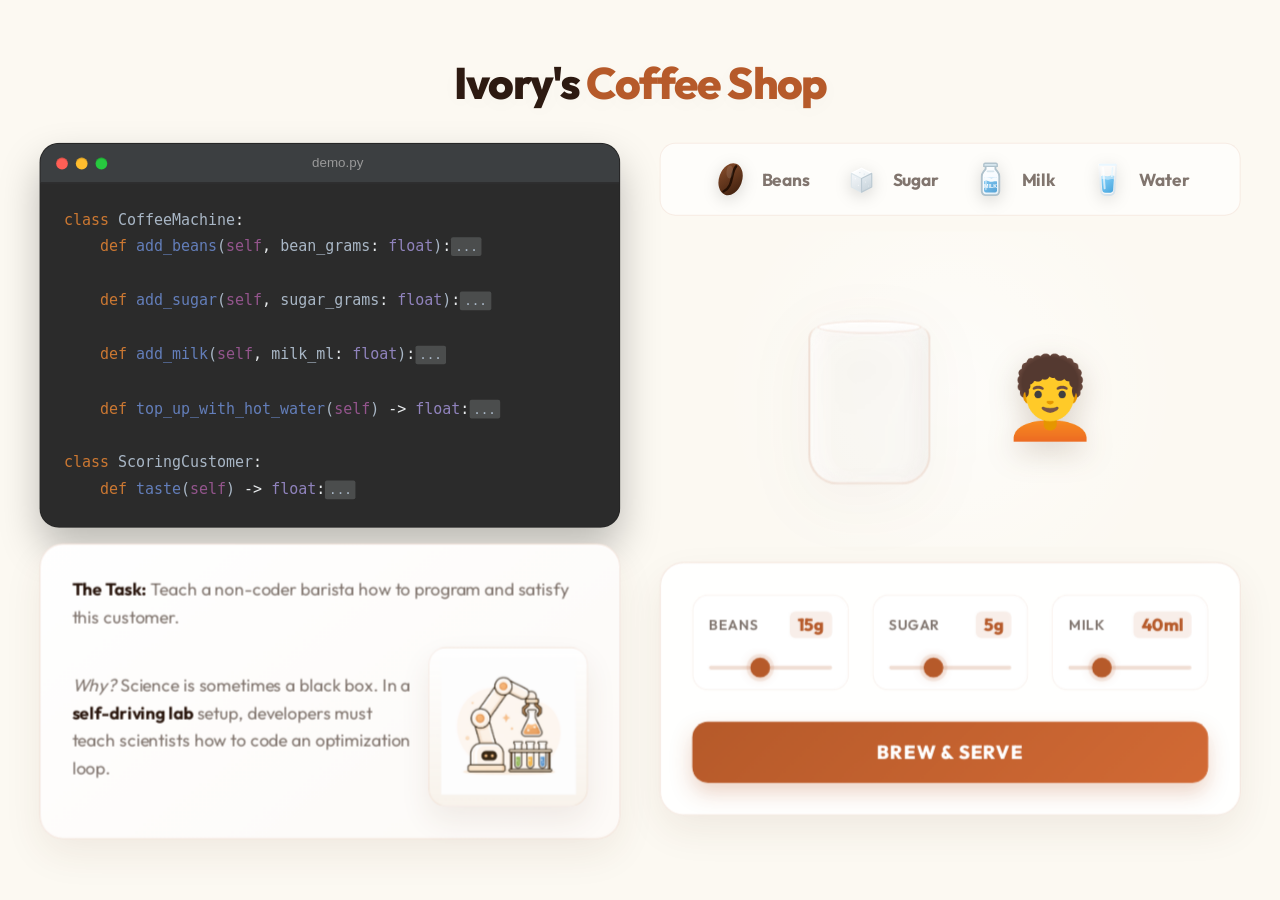
<file: index.html>
<!DOCTYPE html>
<html lang="en">

<head>
    <meta charset="UTF-8">
    <meta name="viewport" content="width=device-width, initial-scale=1.0">
    <title>IvoryOS | Coffee Shop Demo</title>
    <link
        href="https://fonts.googleapis.com/css2?family=Outfit:wght@300;400;600;800&family=JetBrains+Mono:wght@400;700&display=swap"
        rel="stylesheet">
    <link rel="stylesheet" href="./static/css/style.css">
</head>

<body>
    <div class="app-shell">
        <header class="app-header">
            <h1>Ivory's <span>Coffee Shop</span></h1>
        </header>

        <div class="main-content">
            <!-- Left Side: Code & Context -->
            <div class="left-col">
                <div class="code-card">
                    <div class="pycharm-header">
                        <div class="dots"><span class="dot close"></span><span class="dot min"></span><span
                                class="dot max"></span></div>
                        <div class="title">demo.py</div>
                    </div>
                    <div class="pycharm-window">
                        <pre><code><span class="keyword">class</span> <span class="classname">CoffeeMachine</span><span class="punct">:</span>
    <span class="keyword">def</span> <span class="method">add_beans</span>(<span class="self">self</span><span class="punct">,</span> <span class="property">bean_grams</span><span class="punct">:</span> <span class="type">float</span>)<span class="punct">:</span><span class="folded">...</span>
    
    <span class="keyword">def</span> <span class="method">add_sugar</span>(<span class="self">self</span><span class="punct">,</span> <span class="property">sugar_grams</span><span class="punct">:</span> <span class="type">float</span>)<span class="punct">:</span><span class="folded">...</span>
    
    <span class="keyword">def</span> <span class="method">add_milk</span>(<span class="self">self</span><span class="punct">,</span> <span class="property">milk_ml</span><span class="punct">:</span> <span class="type">float</span>)<span class="punct">:</span><span class="folded">...</span>
    
    <span class="keyword">def</span> <span class="method">top_up_with_hot_water</span>(<span class="self">self</span>) <span class="punct">-&gt;</span> <span class="type">float</span><span class="punct">:</span><span class="folded">...</span>

<span class="keyword">class</span> <span class="classname">ScoringCustomer</span><span class="punct">:</span>
    <span class="keyword">def</span> <span class="method">taste</span>(<span class="self">self</span>) <span class="punct">-&gt;</span> <span class="type">float</span><span class="punct">:</span><span class="folded">...</span></code></pre>
                    </div>
                </div>

                <div class="task-description card">
<!--                    <p>I have a Python <strong>barista</strong>, and a <strong>scoring customer</strong>.</p>-->
                    <p><strong>The Task:</strong> Teach a non-coder barista how to program and satisfy this customer.
                    </p>
                    <div class="why-block">
                        <div class="why-copy">
                            <p><em>Why?</em> Science is sometimes a black box. In a <strong>self-driving lab</strong> setup,
                                developers must teach scientists how to code an optimization loop.</p>
                        </div>
                        <figure class="why-figure">
                            <img src="./static/img/sdl.png" class="why-illustration"
                                alt="Illustration of a self-driving lab robot handling a flask beside test tubes">
                        </figure>
                    </div>
                </div>
            </div>

            <!-- Right Side: Visualization & Sliders -->
            <div class="right-col">
                <!-- Legend Moved to Top -->
                <div class="legend">
                    <div class="legend-item"><img src="./barista_visual_plugin/static/img/coffee_bean.svg" class="legend-icon"
                            alt="Beans"> <span>Beans</span></div>
                    <div class="legend-item"><img src="./barista_visual_plugin/static/img/sugar_cube.svg" class="legend-icon"
                            alt="Sugar"> <span>Sugar</span></div>
                    <div class="legend-item"><img src="./barista_visual_plugin/static/img/milk.svg" class="legend-icon"
                            alt="Milk"> <span>Milk</span></div>
                    <div class="legend-item"><img src="./barista_visual_plugin/static/img/water.svg" class="legend-icon"
                            alt="Water"> <span>Water</span></div>
                </div>

                <div class="stage-card">
                    <div class="stage-content">
                        <!-- Mug -->
                        <div class="coffee-glass">
                            <div class="glass-rim"></div>
                            <div class="glass-body">
                                <div class="layers" id="layersContainer">
                                    <div class="layer layer-water" id="layerWater"></div>
                                    <div class="layer layer-milk" id="layerMilk"></div>
                                    <div class="layer layer-beans" id="layerBeans"></div>
                                    <div class="layer layer-sugar" id="layerSugar"></div>
                                </div>
                                <div class="mixed-liquid" id="mixedLiquid"></div>
                            </div>
                        </div>

                        <!-- Customer -->
                        <div class="customer-col">
                            <div class="speech-bubble" id="scoreBadge">SCORE: --</div>
                            <div class="avatar">🧑‍🦱</div>
                        </div>
                    </div>
                </div>

                <div class="sliders-card card">
                    <div class="sliders-grid">
                        <div class="slider-group">
                            <div class="slider-head">
                                <span class="label">Beans</span>
                                <output id="valBeans">15g</output>
                            </div>
                            <label for="inputBeans"></label><input type="range" id="inputBeans" min="5" max="30" step="1" value="15">
                        </div>
                        <div class="slider-group">
                            <div class="slider-head">
                                <span class="label">Sugar</span>
                                <output id="valSugar">5g</output>
                            </div>
                            <label for="inputSugar"></label><input type="range" id="inputSugar" min="0" max="15" step="1" value="5">
                        </div>
                        <div class="slider-group">
                            <div class="slider-head">
                                <span class="label">Milk</span>
                                <output id="valMilk">40ml</output>
                            </div>
                            <label for="inputMilk"></label><input type="range" id="inputMilk" min="0" max="180" step="1" value="40">
                        </div>
                    </div>
                    <button id="stepBtn" class="primary-btn">Brew & Serve</button>
                </div>
            </div>
        </div>
    </div>

    <script src="./static/js/main.js"></script>
</body>

</html>
</file>
<file: static/css/style.css>
@import url('https://fonts.googleapis.com/css2?family=Outfit:wght@300;400;600;800&family=JetBrains+Mono:wght@400;700&display=swap');

:root {
    --bg-main: #fcf9f2;
    --text-main: #2d1a11;
    --text-muted: rgba(45, 26, 17, 0.6);
    --card-bg: rgba(255, 255, 255, 0.9);
    --card-border: rgba(182, 90, 42, 0.15);
    --accent: #b65a2a;
    --accent-hover: #d26a35;
    --accent-glow: rgba(182, 90, 42, 0.3);
    
    --water: linear-gradient(180deg, rgba(200, 230, 250, 0.6), rgba(160, 210, 235, 0.8));
    --milk: linear-gradient(180deg, rgba(250, 245, 240, 0.98), rgba(240, 230, 220, 0.98));
    --coffee-bean: linear-gradient(180deg, #5c3520, #3e2010);
    --sugar: linear-gradient(135deg, rgba(255,255,255,0.95), rgba(235,235,235,0.9));
    
    --pycharm-bg: #2b2b2b;
    --pycharm-text: #a9b7c6;
    --pycharm-header: #3c3f41;
}

* {
    margin: 0;
    padding: 0;
    box-sizing: border-box;
}

html, body {
    margin: 0;
    height: 100%;
}

body {
    background-color: var(--bg-main);
    color: var(--text-main);
    font-family: 'Outfit', sans-serif;
    display: flex;
    align-items: center;
    justify-content: center;
    overflow: hidden;
}

.app-shell {
    width: 1300px;
    height: 850px;
    flex-shrink: 0;
    padding: 1.5rem 2.5rem 2.5rem 2.5rem;
    display: flex;
    flex-direction: column;
    gap: 1.5rem;
    animation: fadeIn 0.8s ease-out;
    transform: scale(var(--app-scale, 1));
    transform-origin: center center;
}

@keyframes fadeIn {
    from { opacity: 0; transform: translateY(15px); }
    to { opacity: 1; transform: translateY(0); }
}

.app-header {
    text-align: center;
    flex-shrink: 0;
}

.app-header h1 {
    margin-top: 0;
    margin-bottom: 0.5rem;
    font-size: 2.8rem;
    font-weight: 800;
    letter-spacing: -0.03em;
    color: var(--text-main);
    text-shadow: 0 4px 20px rgba(0,0,0,0.03);
}

.app-header h1 span { 
    color: var(--accent);
}

.main-content {
    display: grid;
    grid-template-columns: 1fr 1fr;
    gap: 2.5rem;
    flex-grow: 1;
    min-height: 0;
}

.left-col, .right-col {
    display: flex;
    flex-direction: column;
    gap: 1rem;
    justify-content: flex-start;
}

/* Bright Light Mode Card */
.card {
    background: var(--card-bg);
    backdrop-filter: blur(20px);
    -webkit-backdrop-filter: blur(20px);
    border: 1px solid var(--card-border);
    border-radius: 24px;
    box-shadow: 0 16px 40px rgba(87, 55, 31, 0.08), inset 0 2px 4px rgba(255, 255, 255, 0.8);
    padding: 2rem;
    transition: transform 0.3s ease, box-shadow 0.3s ease;
}

.card:hover {
    box-shadow: 0 24px 50px rgba(87, 55, 31, 0.12), inset 0 2px 4px rgba(255, 255, 255, 0.8);
}

/* Code Card (PyCharm exact styling) */
.code-card {
    border-radius: 20px;
    overflow: hidden;
    background: var(--pycharm-bg);
    border: 1px solid rgba(0,0,0,0.15);
    box-shadow: 0 20px 40px rgba(0, 0, 0, 0.25);
}

.pycharm-header {
    background: var(--pycharm-header);
    padding: 12px 16px;
    display: flex;
    align-items: center;
    border-bottom: 1px solid #2b2b2b;
}

.dots { display: flex; gap: 8px; }
.dot { width: 12px; height: 12px; border-radius: 50%; box-shadow: inset 0 1px 1px rgba(0,0,0,0.2); }
.dot.close { background: #ff5f56; }
.dot.min { background: #ffbd2e; }
.dot.max { background: #27c93f; }

.pycharm-header .title {
    color: #999;
    font-size: 0.85rem;
    font-family: -apple-system, sans-serif;
    margin: 0 auto;
    transform: translateX(-18px);
}

.pycharm-window {
    color: var(--pycharm-text);
    padding: 1.5rem;
    font-family: 'JetBrains Mono', monospace;
    font-size: 0.95rem;
    line-height: 1.8;
}

.pycharm-window pre {
    margin: 0;
}

/* Exact PyCharm Darcula Colors */
.keyword { color: #cc7832; }
.classname { color: #a9b7c6; }
.method { color: #637eba; }
.self { color: #94558D; }
.type { color: #9083bd; }
.usages { color: #787878; font-size: 0.85em; font-style: italic; }
.docstring { color: #629755; }
.property { color: #a9b7c6; }
.number { color: #6897bb; }
.punct { color: #e9ecee; }
.folded { background: #4b4d4d; color: #a9b7c6; padding: 2px 4px; border-radius: 2px; font-size: 0.8rem; }

/* Text Content */
.task-description {
    background: linear-gradient(145deg, #ffffff, #fdfaf7);
}

.task-description p {
    margin: 0 0 1rem 0;
    line-height: 1.6;
    color: var(--text-muted);
    font-size: 1.1rem;
    font-weight: 400;
}

.task-description p:last-child { margin-bottom: 0; }
.task-description strong { color: var(--text-main); font-weight: 700; }

.why-block {
    display: grid;
    grid-template-columns: minmax(0, 1.5fr) minmax(150px, 0.7fr);
    gap: 1rem;
    align-items: center;
}

.why-copy p {
    margin-bottom: 0;
}

.why-figure {
    margin: 0;
    padding: 0.7rem;
    border-radius: 18px;
    background: linear-gradient(180deg, rgba(255,255,255,0.98), rgba(248, 242, 234, 0.92));
    border: 1px solid rgba(182, 90, 42, 0.1);
    box-shadow: inset 0 1px 0 rgba(255,255,255,0.8), 0 14px 30px rgba(87, 55, 31, 0.08);
}

.why-illustration {
    display: block;
    width: 100%;
    max-width: 200px;
    margin: 0 auto;
    height: auto;
    object-fit: contain;
}

@media (max-width: 980px) {
    .why-block {
        grid-template-columns: 1fr;
    }

    .why-figure {
        max-width: 220px;
        justify-self: center;
    }
}

/* Visualization Area */
.stage-card {
    display: flex;
    flex-direction: column;
    align-items: center;
    justify-content: center;
    padding: 2rem 2rem 1rem 2rem;
    min-height: 320px;
    background: radial-gradient(circle at center, rgba(255,255,255,0.6) 0%, transparent 70%);
}

.stage-content {
    display: flex;
    align-items: center;
    justify-content: center;
    gap: 4rem;
    width: 100%;
}

/* Glass Cup */
.coffee-glass {
    position: relative;
    width: 140px;
    padding-top: 10px;
    filter: drop-shadow(0 20px 30px rgba(87,55,31,0.15));
}

.glass-rim {
    width: 106px;
    height: 14px;
    margin: 0 auto -7px;
    border-radius: 50%;
    background: rgba(255,255,255,0.6);
    border: 2px solid rgba(182, 90, 42, 0.1);
    box-shadow: inset 0 2px 4px rgba(255,255,255,0.8), 0 -2px 10px rgba(255,255,255,0.4);
    position: relative;
    z-index: 10;
}

.glass-body {
    position: relative;
    width: 124px;
    height: 160px;
    margin: 0 auto;
    border-radius: 12px 12px 30px 30px;
    border: 2px solid rgba(182, 90, 42, 0.15);
    border-top: none;
    background: rgba(255,255,255,0.2);
    backdrop-filter: blur(8px);
    -webkit-backdrop-filter: blur(8px);
    box-shadow: inset 10px 0 20px rgba(255,255,255,0.5), inset -10px 0 20px rgba(87,55,31,0.05);
    overflow: hidden;
    z-index: 5;
}

/* Fix upside-down issue */
.layers {
    display: flex;
    flex-direction: column;
    justify-content: flex-end; /* Stacks bottom to top */
    height: 100%;
    width: 100%;
    position: absolute;
    bottom: 0;
    left: 0;
}

.layer {
    width: 100%;
    height: 0%; /* JS updates height proportionally */
    transition: height 0.6s cubic-bezier(0.2, 0.8, 0.2, 1);
    flex-shrink: 0;
}

.layer-sugar { background: var(--sugar); }
.layer-beans { background: var(--coffee-bean); }
.layer-milk { background: var(--milk); }
.layer-water { background: var(--water); }

.mixed-liquid {
    position: absolute;
    left: 0;
    right: 0;
    bottom: 0;
    height: 0%;
    background: transparent;
    opacity: 0;
    transition: opacity 0.8s ease;
    z-index: 10;
}

/* Legend */
.legend {
    display: flex;
    flex-direction: row;
    justify-content: center;
    gap: 32px;
    background: rgba(255,255,255,0.6);
    padding: 1rem 2rem;
    border-radius: 16px;
    border: 1px solid rgba(182, 90, 42, 0.1);
}

.legend-item { 
    display: flex; 
    align-items: center; 
    gap: 12px;
    font-size: 1.1rem;
    font-weight: 700;
    color: var(--text-muted);
    transition: color 0.3s;
}

.legend-item:hover {
    color: var(--text-main);
}

.legend-icon { 
    width: 40px; 
    height: 40px; 
    object-fit: contain; 
    filter: drop-shadow(0 4px 8px rgba(0,0,0,0.15));
}

/* Customer */
.customer-col {
    display: flex;
    flex-direction: column;
    align-items: center;
    position: relative;
    animation: float 4s ease-in-out infinite;
}

@keyframes float {
    0%, 100% { transform: translateY(0); }
    50% { transform: translateY(-10px); }
}

.avatar { 
    font-size: 5rem; 
    line-height: 1;
    filter: drop-shadow(0 10px 15px rgba(87,55,31,0.2));
}

.speech-bubble {
    position: absolute;
    top: -60px;
    background: #fff;
    border: 2px solid var(--accent);
    border-radius: 16px;
    padding: 8px 16px;
    font-weight: 800;
    font-size: 1.2rem;
    color: var(--accent);
    box-shadow: 0 10px 20px rgba(182, 90, 42, 0.15);
    display: none;
    white-space: nowrap;
    z-index: 10;
}

.speech-bubble::after {
    content: '';
    position: absolute;
    bottom: -10px;
    left: 50%;
    transform: translateX(-50%);
    border-width: 8px 8px 0;
    border-style: solid;
    border-color: var(--accent) transparent transparent transparent;
}

/* Sliders */
.sliders-grid {
    display: flex;
    flex-direction: column;
    gap: 1.5rem;
    margin-bottom: 2rem;
}

@media (min-width: 800px) {
    .sliders-grid {
        flex-direction: row;
        justify-content: space-between;
    }
}

.slider-group { 
    flex: 1; 
    background: rgba(255,255,255,0.6);
    padding: 1rem;
    border-radius: 16px;
    border: 1px solid rgba(182, 90, 42, 0.08);
}

.slider-head {
    display: flex;
    justify-content: space-between;
    align-items: center;
    margin-bottom: 1rem;
}

.slider-head span.label {
    font-size: 0.9rem;
    font-weight: 600;
    text-transform: uppercase;
    letter-spacing: 0.05em;
    color: var(--text-muted);
}

.slider-head output {
    font-size: 1.1rem;
    font-weight: 800;
    color: var(--accent);
    background: rgba(182, 90, 42, 0.1);
    padding: 2px 8px;
    border-radius: 6px;
}

/* Custom Range Slider Styling */
input[type="range"] {
    -webkit-appearance: none;
    width: 100%;
    background: transparent;
}

input[type="range"]::-webkit-slider-thumb {
    -webkit-appearance: none;
    height: 20px;
    width: 20px;
    border-radius: 50%;
    background: var(--accent);
    cursor: pointer;
    margin-top: -8px;
    box-shadow: 0 0 10px rgba(182, 90, 42, 0.3), 0 0 0 4px rgba(182, 90, 42, 0.1);
    transition: transform 0.2s, box-shadow 0.2s;
}

input[type="range"]::-webkit-slider-thumb:hover {
    transform: scale(1.2);
    box-shadow: 0 0 15px rgba(182, 90, 42, 0.4), 0 0 0 6px rgba(182, 90, 42, 0.2);
}

input[type="range"]::-webkit-slider-runnable-track {
    width: 100%;
    height: 4px;
    cursor: pointer;
    background: rgba(182, 90, 42, 0.2);
    border-radius: 2px;
}

input[type="range"]:focus {
    outline: none;
}

.primary-btn {
    background: linear-gradient(135deg, var(--accent), #d26a35);
    color: #fff;
    border: none;
    border-radius: 16px;
    padding: 1.2rem 2rem;
    font-size: 1.2rem;
    font-weight: 800;
    font-family: 'Outfit', sans-serif;
    cursor: pointer;
    width: 100%;
    letter-spacing: 0.05em;
    text-transform: uppercase;
    box-shadow: 0 10px 20px rgba(182, 90, 42, 0.25);
    transition: all 0.3s cubic-bezier(0.2, 0.8, 0.2, 1);
    position: relative;
    overflow: hidden;
}

.primary-btn::before {
    content: '';
    position: absolute;
    top: 0; left: -100%;
    width: 50%; height: 100%;
    background: linear-gradient(90deg, transparent, rgba(255,255,255,0.3), transparent);
    transform: skewX(-20deg);
    transition: 0.5s;
}

.primary-btn:hover { 
    transform: translateY(-4px); 
    box-shadow: 0 15px 30px rgba(182, 90, 42, 0.35);
    background: linear-gradient(135deg, var(--accent-hover), #e67d45);
}

.primary-btn:hover::before {
    left: 150%;
}

.primary-btn:active {
    transform: translateY(0);
    box-shadow: 0 5px 10px rgba(182, 90, 42, 0.2);
}
</file>
